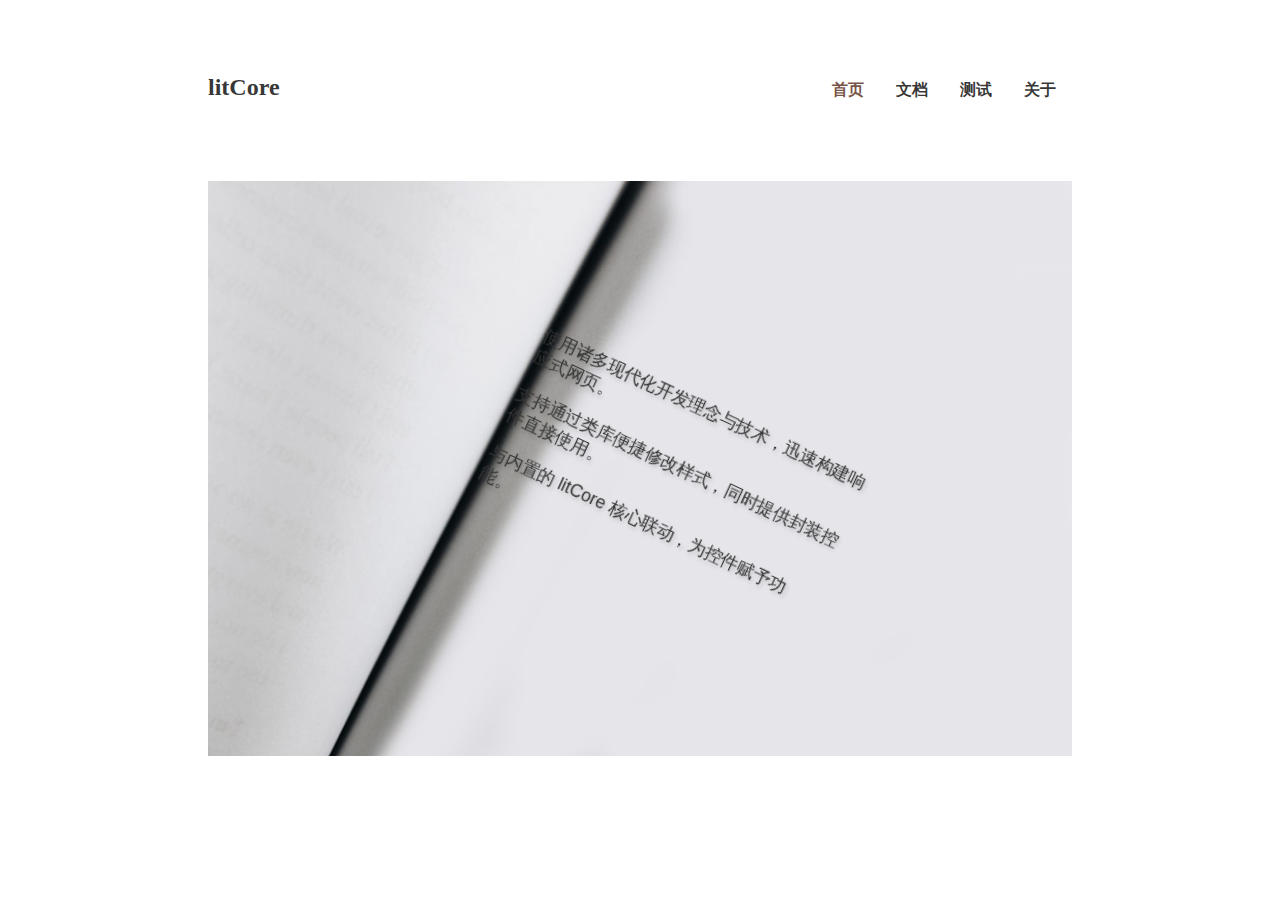
<file: index.html>
<!DOCTYPE html>
<html lang="zh-Hans">

<head>
  <meta charset="UTF-8">
  <meta name="viewport" content="width=device-width, initial-scale=1.0">
  <title>litCore</title>
  <link rel="shortcut icon" href="img/favicon.ico" type="image/x-icon">
  <link rel="stylesheet" href="css/litCore.css">
  <link rel="stylesheet" href="css/index.css">
  <script src="js/litCore.js"></script>
</head>

<body class="-lit">
  <lit-header>
    <lit-left>
      <lit-title>litCore</lit-title>
    </lit-left>
    <lit-right>
      <lit-nav>
        <a class="-lit-active" href="index.html">首页</a>
        <a href="document.html">文档</a>
        <a href="./test/index.html">测试</a>
        <a href="about.html">关于</a>
      </lit-nav>
    </lit-right>
  </lit-header>
  <main>
    <div class="main">
      <img class="img-paper" src="img/paper.jpg" alt="">
      <div class="text">
        <p>使用诸多现代化开发理念与技术，迅速构建响应式网页。</p>
        <p>支持通过类库便捷修改样式，同时提供封装控件直接使用。</p>
        <p>与内置的 litCore 核心联动，为控件赋予功能。</p>
      </div>
    </div>
  </main>
</body>
</html>
</file>
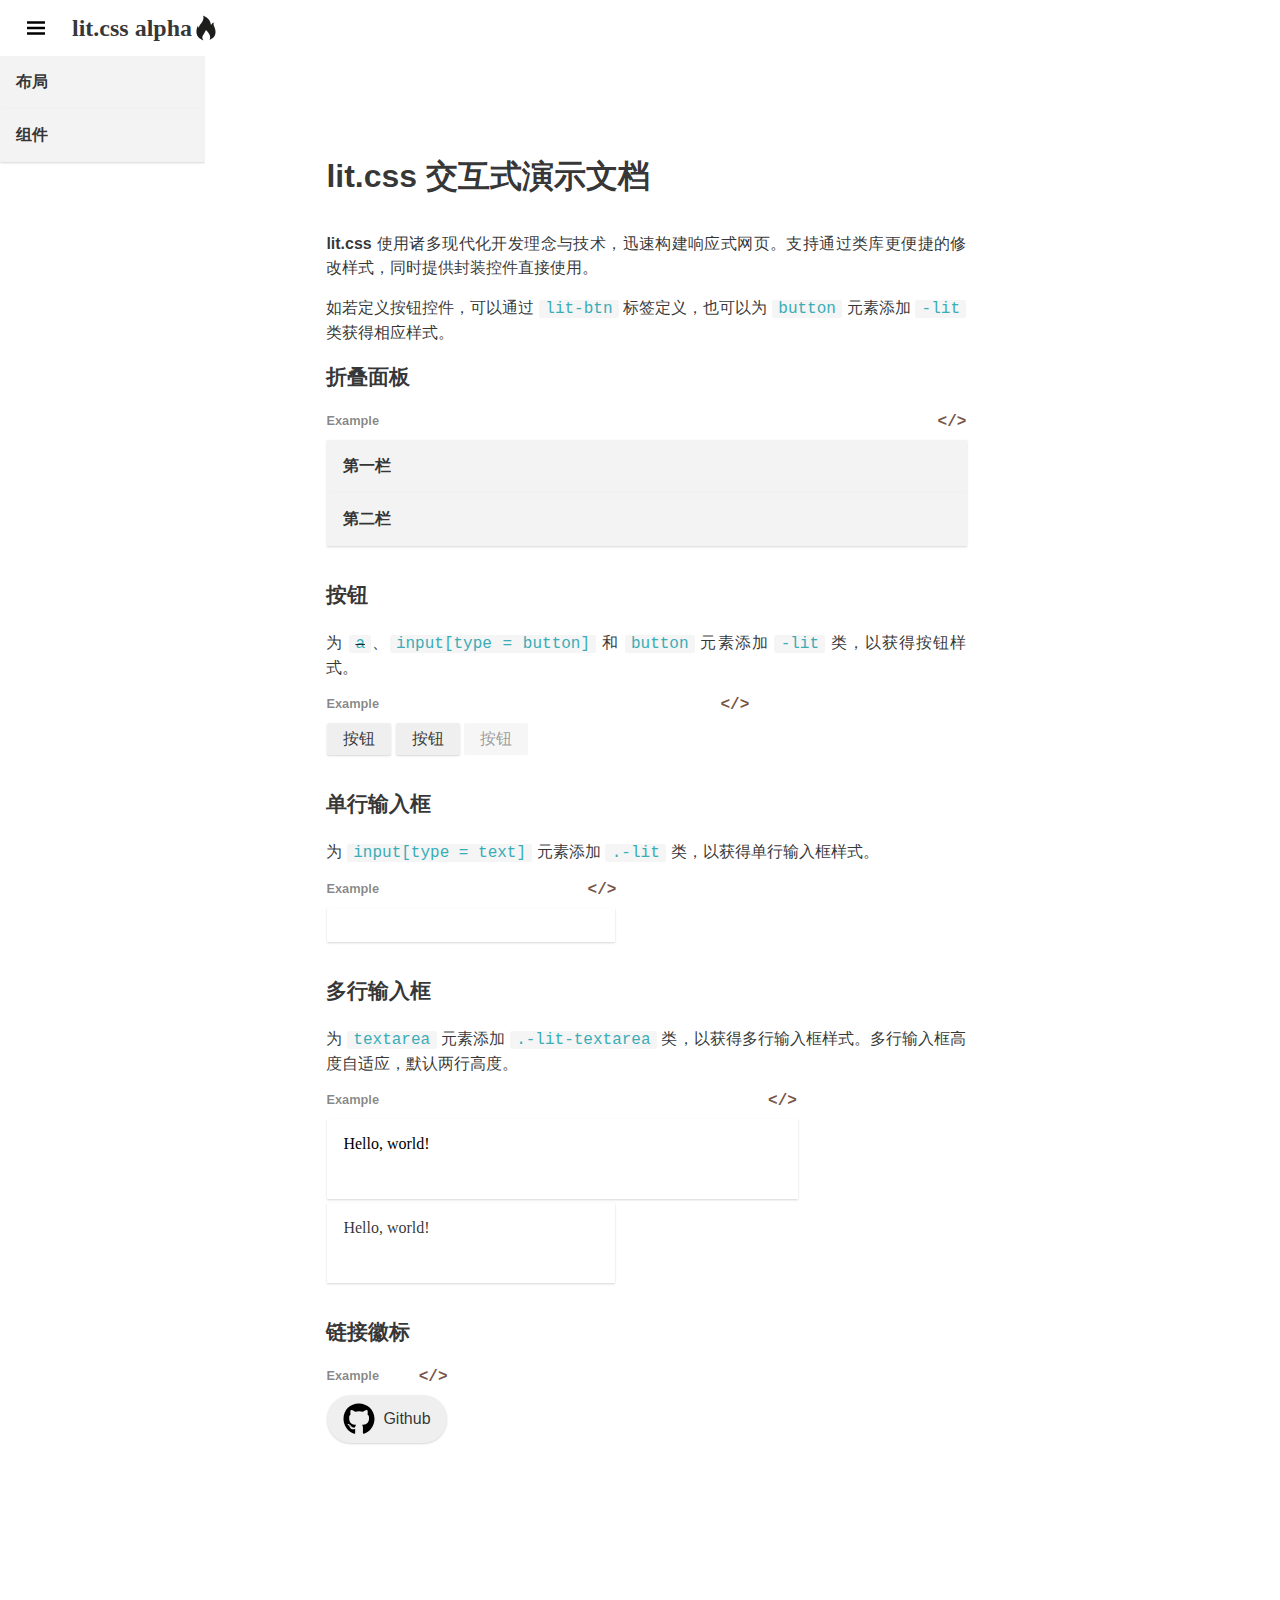
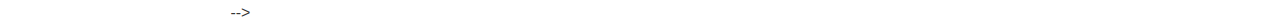
<file: document.html>
<!DOCTYPE html>
<html lang="zh-Hans">

<head>
  <meta charset="UTF-8">
  <meta name="viewport" content="width=device-width, initial-scale=1.0">
  <title>Demo</title>
  <link rel="shortcut icon" href="img/favicon.ico" type="image/x-icon">
  <link rel="stylesheet" href="css/litCore.css">
  <script src="js/litCore.js"></script>
</head>

<body class="-lit">
  <lit-header lit-sticky>
    <div class="-lit-left">
      <lit-menu-btn>
        <svg t="1582710746261" class="icon" viewBox="0 0 1024 1024" version="1.1" xmlns="http://www.w3.org/2000/svg"
          p-id="2115">
          <path
            d="M886.186667 328.533333c5.546667 0 9.813333-6.826667 9.813333-14.08V240.213333c0-7.68-4.266667-14.08-9.813333-14.08H137.813333c-5.546667 0-9.813333 6.826667-9.813333 14.08v74.24c0 7.68 4.266667 14.08 9.813333 14.08zM128 549.12c0 7.68 4.266667 14.08 9.813333 14.08h748.373334c5.546667 0 9.813333-6.826667 9.813333-14.08v-74.24c0-7.68-4.266667-14.08-9.813333-14.08H137.813333c-5.546667 0-9.813333 6.826667-9.813333 14.08z m0 234.666667c0 7.68 4.266667 14.08 9.813333 14.08h748.373334c5.546667 0 9.813333-6.826667 9.813333-14.08v-74.24c0-7.68-4.266667-14.08-9.813333-14.08H137.813333c-5.546667 0-9.813333 6.826667-9.813333 14.08z"
            p-id="2116"></path>
        </svg>
      </lit-menu-btn>

      <lit-title>
        lit.css alpha
      </lit-title>
      <svg style="margin-left: -1rem;" t="1581761033071" class="icon" viewBox="0 0 1024 1024" version="1.1"
        xmlns="http://www.w3.org/2000/svg" p-id="11527" width="28" height="28">
        <path
          d="M421.4 960S34.1 872.6 207.2 438.8c0 0 39.3 48.2 33.9 71.4 0 0 30.8-109.5 97.3-174.9C395.5 279.1 453.5 121.1 400 64c0 0 265 57.1 294.5 342.7 0 0 33.9-91 103.5-100 0 0-21.4 50 0 125 0 0 219.5 385.5-158.8 515.8 0 0 113.4-132.1-127.1-358.8 0 0-56.7 121.4-90.6 164.2-0.1 0.1-94.7 108.9-0.1 207.1z"
          fill="#1D1D1B" p-id="11528"></path>
      </svg>
    </div>
  </lit-header>

  <lit-drawer>
    <lit-collapse>
      <lit-collapse-item -title="布局"">
        <a href=" javascript:;">格栅布局</a>
        <a href="javascript:;">线性布局</a>
        <a href="javascript:;">相应布局</a>
      </lit-collapse-item>
      <lit-collapse-item -title="组件"">
        <a href=" javascript:;">按钮</a>
        <a href="javascript:;">单行输入框</a>
        <a href="javascript:;">多行输入框</a>
        <a href="javascript:;">折叠面板</a>
        <a href="javascript:;">代码块</a>
        <a href="javascript:;">折叠面板</a>
        </lit-collapse-title>
    </lit-collapse>
  </lit-drawer>

  <main>
    <lit-row>
      <lit-col>
        <lit-doc>
          <h1>lit.css 交互式演示文档</h1>
          <p>
            <strong>lit.css</strong> 使用诸多现代化开发理念与技术，迅速构建响应式网页。支持通过类库更便捷的修改样式，同时提供封装控件直接使用。
          </p>
          <p>
            如若定义按钮控件，可以通过 <code>lit-btn</code> 标签定义，也可以为 <code>button</code> 元素添加 <code>-lit</code> 类获得相应样式。
          </p>
          <h3 id="折叠面板">折叠面板</h3>
          <lit-example>
            <lit-demo>
              <lit-collapse class="-accordion">
                <lit-collapse-item -title="第一栏">
                  <a href="javascript:;">第一章</a>
                  <a href="javascript:;">第二章</a>
                </lit-collapse-item>
                <lit-collapse-item -title="第二栏">
                  <p>Lorem ipsum dolor sit amet consectetur adipisicing elit. Ratione non.</p>
                </lit-collapse-item>
              </lit-collapse>
            </lit-demo>
            <pre><code>&lt;lit-collapse class="accordion"&gt;
&lt;lit-collapse-item title="第一栏"&gt;
  &lt;p&gt;&lt;a href="javascript"&gt;第一章&lt;/a&gt;&lt;/p&gt;
  &lt;a href="javascript"&gt;第二章&lt;/a&gt;
&lt;/lit-collapse-item&gt;
  &lt;lit-collapse-item title="第二栏"&gt;
  &lt;p&gt;Lorem ipsum dolor sit amet consectetur adipisicing elit. Ratione non.&lt;/p&gt;
&lt;/lit-collapse-item&gt;
&lt;/lit-collapse&gt;</code></pre>
          </lit-example>
          <h3>按钮</h3>
          <p>
            为 <del><code>a</code></del>、<code>input[type = button]</code> 和 <code>button</code> 元素添加 <code>-lit</code>
            类，以获得按钮样式。
          </p>
          <lit-example>
            <lit-demo>
              <input type="button" value="按钮" class="-lit">
              <button class="-lit">按钮</button>
              <button class="-lit" disabled>按钮</button>
            </lit-demo>
            <pre><code>&lt;a href="javascript:;" class="-lit-btn"&gt;按钮&lt;/a&gt;
&lt;input type="button" class="-lit-btn" value="按钮"&gt;
&lt;button class="-lit-btn"&gt;按钮&lt;/button&gt;</code></pre>
          </lit-example>
          <h3>单行输入框</h3>
          <p>为 <code>input[type = text]</code> 元素添加 <code>.-lit</code> 类，以获得单行输入框样式。</p>
          <lit-example>
            <lit-demo>
              <input class="-lit" type="text">
            </lit-demo>
            <pre><code>&lt;input class="-lit" type="text"&gt;</code></pre>
          </lit-example>
          <h3>多行输入框</h3>
          <p>为 <code>textarea</code> 元素添加 <code>.-lit-textarea</code> 类，以获得多行输入框样式。多行输入框高度自适应，默认两行高度。</p>
          <lit-example>
            <lit-demo>
              <textarea class="-lit">Hello, world!</textarea>
              <lit-textarea contenteditable="plaintext-only">Hello, world!</lit-textarea>
            </lit-demo>
            <pre><code>&lt;textarea class="-lit-textarea"&gt;Hello, world!&lt;/textarea&gt;
&lt;lit-textarea&gt;Hello, world!&lt;/lit-textarea&gt;</code></pre>
          </lit-example>
          <h3>链接徽标</h3>
          <lit-example>
            <lit-demo>
              <lit-btn-info>
                <lit-btn-info-icon>
                  <svg t="1609592118993" class="icon" viewBox="0 0 1024 1024" version="1.1"
                    xmlns="http://www.w3.org/2000/svg" p-id="5350" width="200" height="200">
                    <path
                      d="M347.8 794.8c0 4-4.6 7.2-10.4 7.2-6.6 0.6-11.2-2.6-11.2-7.2 0-4 4.6-7.2 10.4-7.2 6-0.6 11.2 2.6 11.2 7.2z m-62.2-9c-1.4 4 2.6 8.6 8.6 9.8 5.2 2 11.2 0 12.4-4s-2.6-8.6-8.6-10.4c-5.2-1.4-11 0.6-12.4 4.6z m88.4-3.4c-5.8 1.4-9.8 5.2-9.2 9.8 0.6 4 5.8 6.6 11.8 5.2 5.8-1.4 9.8-5.2 9.2-9.2-0.6-3.8-6-6.4-11.8-5.8zM505.6 16C228.2 16 16 226.6 16 504c0 221.8 139.6 411.6 339 478.4 25.6 4.6 34.6-11.2 34.6-24.2 0-12.4-0.6-80.8-0.6-122.8 0 0-140 30-169.4-59.6 0 0-22.8-58.2-55.6-73.2 0 0-45.8-31.4 3.2-30.8 0 0 49.8 4 77.2 51.6 43.8 77.2 117.2 55 145.8 41.8 4.6-32 17.6-54.2 32-67.4-111.8-12.4-224.6-28.6-224.6-221 0-55 15.2-82.6 47.2-117.8-5.2-13-22.2-66.6 5.2-135.8 41.8-13 138 54 138 54 40-11.2 83-17 125.6-17s85.6 5.8 125.6 17c0 0 96.2-67.2 138-54 27.4 69.4 10.4 122.8 5.2 135.8 32 35.4 51.6 63 51.6 117.8 0 193-117.8 208.4-229.6 221 18.4 15.8 34 45.8 34 92.8 0 67.4-0.6 150.8-0.6 167.2 0 13 9.2 28.8 34.6 24.2C872.4 915.6 1008 725.8 1008 504 1008 226.6 783 16 505.6 16zM210.4 705.8c-2.6 2-2 6.6 1.4 10.4 3.2 3.2 7.8 4.6 10.4 2 2.6-2 2-6.6-1.4-10.4-3.2-3.2-7.8-4.6-10.4-2z m-21.6-16.2c-1.4 2.6 0.6 5.8 4.6 7.8 3.2 2 7.2 1.4 8.6-1.4 1.4-2.6-0.6-5.8-4.6-7.8-4-1.2-7.2-0.6-8.6 1.4z m64.8 71.2c-3.2 2.6-2 8.6 2.6 12.4 4.6 4.6 10.4 5.2 13 2 2.6-2.6 1.4-8.6-2.6-12.4-4.4-4.6-10.4-5.2-13-2z m-22.8-29.4c-3.2 2-3.2 7.2 0 11.8 3.2 4.6 8.6 6.6 11.2 4.6 3.2-2.6 3.2-7.8 0-12.4-2.8-4.6-8-6.6-11.2-4z"
                      p-id="5351"></path>
                  </svg>
                </lit-btn-info-icon>
                <lit-btn-info-text>Github</lit-btn-info-text>
              </lit-btn-info>
            </lit-demo>
          </lit-example>
        </lit-doc> -->
      </lit-col>
    </lit-row>
  </main>
</body>

</html>
</file>
<file: css/litCore.css>
/*
 * @Author: Sincerajn
 * @Date: 2020-02-20 13:40:11
 * @LastEditors: Please set LastEditors
 * @LastEditTime: 2021-01-02 21:35:26
 */
/*
 * @Author: Sincerajn
 * @Date: 2020-02-20 13:49:07
 * @LastEditors: Please set LastEditors
 * @LastEditTime: 2021-01-01 19:04:38
 */
lit-header.-sticky {
  position: sticky;
  top: 0;
}

.-opacity-3 {
  opacity: .3;
}

.-lit-serif {
  font-family: "Noto Serif SC", Georgia, serif;
}

.-lit-sans {
  font-family: Roboto, "Noto Sans SC", "Helvetica Neue", Helvetica, Arial, "PingFang SC", "Microsoft YaHei", sans-serif;
}

.-lit-monospace {
  font-family: Consolas, monospace;
}

.-lit-transition-average {
  transition: .5s;
}

body.-lit {
  margin: 0;
  color: rgba(0, 0, 0, 0.8);
  font-size: 16px;
  font-family: Roboto, "Noto Sans SC", "Helvetica Neue", Helvetica, Arial, "PingFang SC", "Microsoft YaHei", sans-serif;
}

lit-title,
.-lit-title {
  font-size: 1rem;
  font-weight: bold;
}

lit-level,
.-lit-level,
lit-header,
.-lit-header,
header.-lit {
  display: flex;
  justify-content: space-between;
  align-items: center;
}

lit-level .-lit-left,
lit-level .-lit-right,
.-lit-level .-lit-left, lit-header .-lit-left,
.-lit-header .-lit-left,
header.-lit .-lit-left,
.-lit-level .-lit-right, lit-header .-lit-right,
.-lit-header .-lit-right,
header.-lit .-lit-right {
  display: flex;
  justify-content: start;
  align-items: center;
  flex-basis: auto;
  flex-grow: 0;
  flex-shrink: 0;
}

lit-row,
.-lit-row {
  display: flex;
  flex-direction: row;
  justify-self: flex-start;
  align-items: flex-start;
  width: 100%;
  max-width: 1024px;
  margin: 0 auto;
}

lit-row.-lit-x-left,
.-lit-row.-lit-x-left {
  justify-content: flex-start;
}

lit-row.-lit-x-center,
.-lit-row.-lit-x-center {
  justify-content: center;
}

lit-row.-lit-x-right,
.-lit-row.-lit-x-right {
  justify-content: flex-end;
}

lit-row.-lit-y-top,
.-lit-row.-lit-y-top {
  align-items: flex-start;
}

lit-row.-lit-y-center,
.-lit-row.-lit-y-center {
  align-items: center;
}

lit-row.-lit-y-bottom,
.-lit-row.-lit-y-bottom {
  align-items: flex-end;
}

lit-row.-lit-y-baseline,
.-lit-row.-lit-y-baseline {
  align-items: baseline;
}

lit-row .-offset-top, lit-row .-offset-center, lit-row
.-lit-row .-offset-center,
.-lit-row lit-row .-offset-center, lit-row .-offset-bottom, lit-row
.-lit-row .-offset-bottom,
.-lit-row lit-row .-offset-bottom, lit-row .-offset-baseline, lit-row
.-lit-row .-offset-baseline,
.-lit-row lit-row .-offset-baseline, lit-row .-offset-stretch, lit-row
.-lit-row .-offset-stretch,
.-lit-row lit-row .-offset-stretch, lit-row
.-lit-col .-offset-center,
.-lit-col lit-row .-offset-center, lit-row lit-col .-offset-right, lit-col lit-row .-offset-right, lit-row lit-example .-offset-right, lit-example lit-row .-offset-right, lit-row lit-col lit-example lit-example-btn, lit-col lit-example lit-row lit-example-btn, lit-row lit-example lit-col lit-example-btn, lit-example lit-col lit-row lit-example-btn, lit-row lit-example lit-example-btn, lit-example lit-row lit-example-btn, lit-row
.-lit-col .-offset-right,
.-lit-col lit-row .-offset-right, lit-row
.-lit-col lit-example lit-example-btn,
.-lit-col lit-example lit-row lit-example-btn, lit-row lit-example
.-lit-col lit-example-btn, lit-example
.-lit-col lit-row lit-example-btn, lit-row
.-lit-col .-offset-stretch,
.-lit-col lit-row .-offset-stretch,
.-lit-row .-offset-top, .-lit-row .-offset-center, .-lit-row .-offset-bottom, .-lit-row .-offset-baseline, .-lit-row .-offset-stretch,
.-lit-row lit-col .-offset-right, lit-col
.-lit-row .-offset-right,
.-lit-row lit-example .-offset-right, lit-example
.-lit-row .-offset-right,
.-lit-row lit-col lit-example lit-example-btn, lit-col lit-example
.-lit-row lit-example-btn,
.-lit-row lit-example lit-col lit-example-btn, lit-example lit-col
.-lit-row lit-example-btn,
.-lit-row lit-example lit-example-btn, lit-example
.-lit-row lit-example-btn,
.-lit-row
.-lit-col .-offset-right,
.-lit-col
.-lit-row .-offset-right,
.-lit-row
.-lit-col lit-example lit-example-btn,
.-lit-col lit-example
.-lit-row lit-example-btn,
.-lit-row lit-example
.-lit-col lit-example-btn, lit-example
.-lit-col
.-lit-row lit-example-btn {
  align-self: flex-start;
  flex-basis: auto;
  flex-grow: 0;
  flex-shrink: 0;
}

lit-row .-offset-center,
.-lit-row .-offset-center {
  align-self: center;
}

lit-row .-offset-bottom,
.-lit-row .-offset-bottom {
  align-self: flex-end;
}

lit-row .-offset-baseline,
.-lit-row .-offset-baseline {
  align-self: baseline;
}

lit-row .-offset-stretch,
.-lit-row .-offset-stretch {
  height: auto !important;
  align-self: stretch;
}

lit-col, lit-example,
.-lit-col {
  display: flex;
  flex-direction: column;
  justify-self: flex-start;
  align-items: flex-start;
  max-width: 100%;
  padding-left: .5rem;
  padding-right: .5em;
}

lit-col:first-child, lit-example:first-child,
.-lit-col:first-child {
  padding-left: 0;
}

lit-col:last-child, lit-example:last-child,
.-lit-col:last-child {
  padding-right: 0;
}

lit-col.-span-1, lit-example.-span-1,
.-lit-col.-span-1 {
  width: calc(100% / 12 - 1rem);
}

lit-col.-span-2, lit-example.-span-2,
.-lit-col.-span-2 {
  width: calc(100% / 12 * 2);
}

lit-col.-span-3, lit-example.-span-3,
.-lit-col.-span-3 {
  width: calc(100% / 12 * 3);
}

lit-col.-span-4, lit-example.-span-4,
.-lit-col.-span-4 {
  width: calc(100% / 12 * 4);
}

lit-col.-span-5, lit-example.-span-5,
.-lit-col.-span-5 {
  width: calc(100% / 12 * 5);
}

lit-col.-span-6, lit-example.-span-6,
.-lit-col.-span-6 {
  width: calc(100% / 12 * 6);
}

lit-col.-span-7, lit-example.-span-7,
.-lit-col.-span-7 {
  width: calc(100% / 12 * 7);
}

lit-col.-span-8, lit-example.-span-8,
.-lit-col.-span-8 {
  width: calc(100% / 12 * 8);
}

lit-col.-span-9, lit-example.-span-9,
.-lit-col.-span-9 {
  width: calc(100% / 12 * 9);
}

lit-col.-span-10, lit-example.-span-10,
.-lit-col.-span-10 {
  width: calc(100% / 12 * 10);
}

lit-col.-span-11, lit-example.-span-11,
.-lit-col.-span-11 {
  width: calc(100% / 12 * 11);
}

lit-col.-span-12, lit-example.-span-12,
.-lit-col.-span-12 {
  width: 100%;
}

lit-col.-lit-x-left, lit-example.-lit-x-left,
.-lit-col.-lit-x-left {
  align-items: flex-start;
}

lit-col.-lit-x-center, lit-example.-lit-x-center,
.-lit-col.-lit-x-center {
  align-items: center;
}

lit-col.-lit-x-right, lit-example.-lit-x-right,
.-lit-col.-lit-x-right {
  align-items: flex-end;
}

lit-col.-lit-y-top, lit-example.-lit-y-top,
.-lit-col.-lit-y-top {
  justify-content: flex-start;
}

lit-col.-lit-y-center, lit-example.-lit-y-center,
.-lit-col.-lit-y-center {
  justify-content: center;
}

lit-col.-lit-y-bottom, lit-example.-lit-y-bottom,
.-lit-col.-lit-y-bottom {
  justify-content: flex-end;
}

lit-col .-offset-left, lit-example .-offset-left,
.-lit-col .-offset-left {
  align-self: flex-start;
  flex-basis: auto;
  flex-grow: 0;
  flex-shrink: 0;
}

lit-col .-offset-center, lit-example .-offset-center,
.-lit-col .-offset-center {
  align-self: center;
}

lit-col .-offset-right, lit-example .-offset-right, lit-col lit-example lit-example-btn, lit-example lit-col lit-example-btn, lit-example lit-example-btn,
.-lit-col .-offset-right,
.-lit-col lit-example lit-example-btn, lit-example
.-lit-col lit-example-btn {
  align-self: flex-end !important;
}

lit-col .-offset-stretch, lit-example .-offset-stretch,
.-lit-col .-offset-stretch {
  height: auto !important;
  align-self: stretch;
}

lit-header,
.-lit-header,
header.-lit {
  align-items: baseline;
  background: #ffffff;
  padding: .5rem 1rem;
  margin-bottom: 2rem;
  transition: .3s;
  z-index: 1000;
}

lit-header.-shadow,
.-lit-header.-shadow,
header.-lit.-shadow {
  box-shadow: 0 2px 3px rgba(0, 0, 0, 0.3);
}

lit-header lit-title,
lit-header .-lit-title,
.-lit-header lit-title,
.-lit-header .-lit-title,
header.-lit lit-title,
header.-lit .-lit-title {
  font-size: 1.5em;
  font-family: "Noto Serif SC", Georgia, serif;
  margin: 0 1rem;
}

lit-header lit-menu-btn,
.-lit-header lit-menu-btn,
header.-lit lit-menu-btn {
  height: 24px;
  width: 24px;
  margin-left: -8px;
  padding: .5rem;
  border-radius: 50%;
  cursor: pointer;
  transition: 0.3s;
}

lit-header lit-menu-btn:hover,
.-lit-header lit-menu-btn:hover,
header.-lit lit-menu-btn:hover {
  background: #efefef;
}

@media screen and (min-width: 425px) {
  lit-header lit-menu-btn,
  .-lit-header lit-menu-btn,
  header.-lit lit-menu-btn {
    margin-left: 0;
  }
}

lit-header lit-menu-btn svg,
.-lit-header lit-menu-btn svg,
header.-lit lit-menu-btn svg {
  width: 100%;
  height: 100%;
}

lit-drawer {
  position: fixed;
  top: 0;
  left: 0;
  transform: translate3d(-100%, 0, 0);
  background: #ffffff;
  height: 100vh;
  width: 80vw;
  transition: transform 0.5s;
  overflow-y: auto;
  z-index: 12;
}

lit-drawer.-show {
  box-shadow: 2px 0 4px rgba(0, 0, 0, 0.24);
  transform: translate3d(0, 0, 0);
}

@media screen and (min-width: 425px) {
  lit-drawer {
    width: 32vw;
    z-index: 8;
  }
}

@media screen and (min-width: 1024px) {
  lit-drawer {
    width: 16vw;
    box-shadow: none !important;
    overflow-y: scroll;
    z-index: 8;
  }
}

lit-drawer.-shadow {
  box-shadow: 2px 0 4px rgba(0, 0, 0, 0.24) !important;
}

lit-drawer.-scrollAuto {
  overflow-y: auto;
}

main {
  transition: margin-left .5s;
}

main.-drawerShow {
  margin-left: 16vw;
}

lit-a, lit-example lit-example-btn, lit-collapse lit-collapse-item > a,
.-lit-collapse lit-collapse-item > a,
.-lit-a,
lit-ul li.-lit a,
.-lit-ul li.-lit a,
ul.-lit li.-lit a,
lit-typo a,
.-lit-typo a,
lit-doc a,
.-lit-doc a,
a.-lit {
  color: #795548;
  font-weight: bold;
  text-decoration: none;
  cursor: pointer;
}

lit-a:hover, lit-example lit-example-btn:hover, lit-collapse lit-collapse-item > a:hover,
.-lit-collapse lit-collapse-item > a:hover,
.-lit-a:hover,
lit-ul li.-lit a:hover,
.-lit-ul li.-lit a:hover,
ul.-lit li.-lit a:hover,
lit-typo a:hover,
.-lit-typo a:hover,
lit-doc a:hover,
.-lit-doc a:hover,
a.-lit:hover {
  text-decoration: underline;
}

/*
 * @Author: Sincerajn
 * @Date: 2020-02-20 13:49:07
 * @LastEditors: Please set LastEditors
 * @LastEditTime: 2021-01-01 19:04:38
 */
_lit-btn,
input[type=button].-lit,
button.-lit {
  font-size: 1rem;
  font-weight: normal;
  line-height: 1em;
  text-decoration: none;
  color: inherit;
  background: #efefef;
  padding: .5em 1em;
  border: none;
  border-radius: 2px;
  outline: none;
  box-shadow: 0 1px 2px rgba(0, 0, 0, 0.16);
  cursor: pointer;
  transition: .2s;
}

_lit-btn:hover,
input[type=button].-lit:hover,
button.-lit:hover {
  text-decoration: none;
  box-shadow: 0 2px 4px rgba(0, 0, 0, 0.3);
  transition: 0.3s;
}

_lit-btn:active,
input[type=button].-lit:active,
button.-lit:active {
  box-shadow: none;
}

_lit-btn.-lit-icon,
input[type=button].-lit.-lit-icon,
button.-lit.-lit-icon {
  display: flex;
  justify-content: center;
  align-items: center;
  width: 48px;
  height: 48px;
  padding: 0;
  border-radius: 50%;
  box-shadow: none;
}

_lit-btn.-lit-icon:hover,
input[type=button].-lit.-lit-icon:hover,
button.-lit.-lit-icon:hover {
  box-shadow: 0 2px 4px rgba(0, 0, 0, 0.3);
}

_lit-btn.-lit-icon:active,
input[type=button].-lit.-lit-icon:active,
button.-lit.-lit-icon:active {
  box-shadow: none;
}

_lit-btn:disabled,
input[type=button].-lit:disabled,
button.-lit:disabled {
  box-shadow: none;
  cursor: not-allowed;
  opacity: .5;
}

_lit-btn:disabled:hover,
input[type=button].-lit:disabled:hover,
button.-lit:disabled:hover {
  box-shadow: none;
}

/*
 * @Author: Sincerajn
 * @Date: 2020-02-20 13:49:07
 * @LastEditors: Please set LastEditors
 * @LastEditTime: 2021-01-01 19:04:38
 */
_lit-input, textarea.-lit, lit-textarea,
input[type=text].-lit {
  font-size: inherit;
  font-family: "Noto Serif SC", Georgia, serif;
  width: 16em;
  max-width: calc(100% - 2rem);
  padding: 0.5em 1em;
  border: none;
  box-shadow: 0 1px 2px rgba(0, 0, 0, 0.16);
  outline: none;
  transition: 0.3s;
}

_lit-input:hover, textarea.-lit:hover, lit-textarea:hover,
input[type=text].-lit:hover {
  box-shadow: 0 2px 6px rgba(0, 0, 0, 0.3);
}

_lit-input:focus, textarea.-lit:focus, lit-textarea:focus,
input[type=text].-lit:focus {
  outline: 2px solid #795548;
}

lit-btn-info {
  display: inline-flex;
  align-items: center;
  background: #efefef;
  border-radius: 48px;
  cursor: pointer;
  box-shadow: 0 1px 2px rgba(0, 0, 0, 0.16);
}

lit-btn-info lit-btn-info-icon {
  padding: 8px 8px 8px 16px;
  border-radius: 50%;
  line-height: 0;
}

lit-btn-info lit-btn-info-icon svg {
  width: 32px;
  height: 32px;
}

lit-btn-info lit-btn-info-text {
  padding-right: 16px;
}

textarea.-lit {
  width: calc(100% - 2rem);
  min-height: 3em;
  text-align: justify;
  padding: 1rem;
  overflow-y: hidden;
  resize: none;
}

lit-textarea {
  display: block;
  padding: 1rem;
  min-height: 3em;
  -webkit-user-modify: read-write-plaintext-only;
}

lit-ul,
.-lit-ul,
ul.-lit {
  display: flex;
  flex-direction: column;
  padding: 0;
}

lit-ul li.-lit,
.-lit-ul li.-lit,
ul.-lit li.-lit {
  list-style: none;
  padding: 0.5em 1em;
}

lit-ul li.-lit:hover,
.-lit-ul li.-lit:hover,
ul.-lit li.-lit:hover {
  background: rgba(0, 0, 0, 0.04);
}

lit-tab,
.-lit-tab {
  display: flex;
  display: flex;
}

lit-tab .-lit-label,
.-lit-tab .-lit-label {
  color: rgba(0, 0, 0, 0.639);
  flex-grow: 1;
  padding: 1em 2em;
  text-align: center;
  cursor: pointer;
}

@media screen and (min-width: 425px) {
  lit-tab .-lit-label,
  .-lit-tab .-lit-label {
    flex-grow: 0;
  }
}

lit-tab .-lit-label.-lit-active, lit-tab lit-nav a.-lit-label:hover, lit-nav lit-tab a.-lit-label:hover, lit-tab
.-lit-nav a.-lit-label:hover,
.-lit-nav lit-tab a.-lit-label:hover, lit-tab
nav.-lit a.-lit-label:hover,
nav.-lit lit-tab a.-lit-label:hover,
.-lit-tab .-lit-label.-lit-active,
.-lit-tab lit-nav a.-lit-label:hover, lit-nav
.-lit-tab a.-lit-label:hover,
.-lit-tab
.-lit-nav a.-lit-label:hover,
.-lit-nav
.-lit-tab a.-lit-label:hover,
.-lit-tab
nav.-lit a.-lit-label:hover,
nav.-lit
.-lit-tab a.-lit-label:hover {
  color: #ffffff;
}

lit-nav,
.-lit-nav,
nav.-lit {
  display: flex;
  font-weight: bold;
  align-items: center;
  margin: 0 1rem;
}

lit-nav a,
.-lit-nav a,
nav.-lit a {
  color: inherit;
  padding: 0.5em 1em;
  text-decoration: none;
  transition: 0.3s;
}

lit-nav a.-lit-active, lit-nav a:hover, lit-nav
.-lit-nav a:hover,
.-lit-nav lit-nav a:hover, lit-nav
nav.-lit a:hover,
nav.-lit lit-nav a:hover,
.-lit-nav a.-lit-active, .-lit-nav a:hover,
.-lit-nav
nav.-lit a:hover,
nav.-lit
.-lit-nav a:hover,
nav.-lit a.-lit-active, nav.-lit a:hover {
  color: #795548;
}

lit-divider, lit-typo hr,
.-lit-typo hr, lit-doc hr,
.-lit-doc hr,
.-lit-divider {
  display: block;
  width: calc(100% - 2rem);
  height: 1px;
  background: rgba(0, 0, 0, 0.12);
  margin: 1em 0.5em;
}

lit-typo,
.-lit-typo,
lit-doc,
.-lit-doc {
  display: block;
}

lit-typo h1, lit-typo h2, lit-typo
.-lit-typo h2,
.-lit-typo lit-typo h2, lit-typo lit-doc h2, lit-doc lit-typo h2, lit-typo
.-lit-doc h2,
.-lit-doc lit-typo h2, lit-typo h3, lit-typo
.-lit-typo h3,
.-lit-typo lit-typo h3, lit-typo lit-doc h3, lit-doc lit-typo h3, lit-typo
.-lit-doc h3,
.-lit-doc lit-typo h3, lit-typo h4, lit-typo
.-lit-typo h4,
.-lit-typo lit-typo h4, lit-typo lit-doc h4, lit-doc lit-typo h4, lit-typo
.-lit-doc h4,
.-lit-doc lit-typo h4, lit-typo h5, lit-typo
.-lit-typo h5,
.-lit-typo lit-typo h5, lit-typo lit-doc h5, lit-doc lit-typo h5, lit-typo
.-lit-doc h5,
.-lit-doc lit-typo h5, lit-typo h6, lit-typo
.-lit-typo h6,
.-lit-typo lit-typo h6, lit-typo lit-doc h6, lit-doc lit-typo h6, lit-typo
.-lit-doc h6,
.-lit-doc lit-typo h6,
.-lit-typo h1, lit-doc h1,
.-lit-doc h1, .-lit-typo h2, lit-doc h2, .-lit-doc h2, .-lit-typo h3, lit-doc h3, .-lit-doc h3, .-lit-typo h4, lit-doc h4, .-lit-doc h4, .-lit-typo h5, lit-doc h5, .-lit-doc h5, .-lit-typo h6, lit-doc h6, .-lit-doc h6 {
  font-size: 2rem;
  font-weight: bold;
  line-height: 1.5em;
  margin: 0 0 1em;
}

lit-typo h2,
.-lit-typo h2, lit-doc h2,
.-lit-doc h2 {
  font-size: 1.4em;
}

lit-typo h3,
.-lit-typo h3, lit-doc h3,
.-lit-doc h3 {
  font-size: 1.3em;
}

lit-typo h4,
.-lit-typo h4, lit-doc h4,
.-lit-doc h4 {
  font-size: 1.2em;
}

lit-typo h5,
.-lit-typo h5, lit-doc h5,
.-lit-doc h5 {
  font-size: 1.1em;
}

lit-typo h6,
.-lit-typo h6, lit-doc h6,
.-lit-doc h6 {
  font-size: 1em;
}

lit-typo p,
.-lit-typo p, lit-doc p,
.-lit-doc p {
  line-height: 1.5em;
  text-align: justify;
  margin: 1em 0;
}

lit-typo p:first-child,
.-lit-typo p:first-child, lit-doc p:first-child,
.-lit-doc p:first-child {
  margin-top: 0;
}

lit-typo p:last-child,
.-lit-typo p:last-child, lit-doc p:last-child,
.-lit-doc p:last-child {
  margin-bottom: 0;
}

lit-typo b,
lit-typo strong,
.-lit-typo b, lit-doc b,
.-lit-doc b,
.-lit-typo strong, lit-doc strong,
.-lit-doc strong {
  font-weight: bold;
}

lit-typo kbd,
.-lit-typo kbd, lit-doc kbd,
.-lit-doc kbd {
  color: #ffffff;
  background: #1d1d1d;
  font-size: .8rem;
  padding: .125em .25em;
  border-radius: 2px;
}

lit-typo code, lit-typo pre code, lit-typo
.-lit-typo pre code,
.-lit-typo pre lit-typo code, lit-typo lit-doc pre code, lit-doc pre lit-typo code, lit-typo
.-lit-doc pre code,
.-lit-doc pre lit-typo code,
.-lit-typo code, lit-doc code,
.-lit-doc code, lit-typo pre lit-doc code, .-lit-typo pre code, lit-doc pre
.-lit-typo code, lit-doc pre code, lit-doc pre
.-lit-doc code, .-lit-doc pre code {
  color: #39adb5;
  background: rgba(0, 0, 0, 0.04);
  font-family: Consolas, monospace;
  padding: 0 .4em;
  border-radius: 2px;
}

lit-typo pre,
.-lit-typo pre, lit-doc pre,
.-lit-doc pre {
  overflow-x: auto;
}

lit-typo pre code, lit-typo
.-lit-typo pre code,
.-lit-typo lit-typo pre code, lit-typo lit-doc pre code, lit-doc lit-typo pre code, lit-typo
.-lit-doc pre code,
.-lit-doc lit-typo pre code, lit-doc pre code, .-lit-typo pre code, lit-doc pre code, .-lit-doc pre code {
  color: #1d1d1d;
  font-weight: normal;
  background: none;
  padding: 0;
}

lit-typo hr,
.-lit-typo hr, lit-doc hr,
.-lit-doc hr {
  border: 0;
}

lit-typo blockquote,
.-lit-typo blockquote, lit-doc blockquote,
.-lit-doc blockquote {
  font-size: .9rem;
  font-family: "Noto Serif SC", Georgia, serif;
  margin: 1rem 0;
  padding-left: calc(2rem - 6px);
  padding-right: 2rem;
  padding-top: 1rem;
  padding-bottom: 1rem;
  border-left: 6px solid #cbcbcb;
  background: #f2f2f2;
}

lit-typo ul,
lit-typo ol,
.-lit-typo ul, lit-doc ul,
.-lit-doc ul,
.-lit-typo ol, lit-doc ol,
.-lit-doc ol {
  padding-left: 2em;
  margin: 1rem 0;
}

lit-typo img,
.-lit-typo img, lit-doc img,
.-lit-doc img {
  max-width: 100%;
  margin: 0 auto;
}

lit-doc,
.-lit-doc {
  width: calc(100vw - 2rem);
  margin-left: 1rem;
  margin-right: 1rem;
  margin-top: 1em;
  margin-bottom: 4rem;
  transition: 0.5s;
}

@media screen and (min-width: 425px) {
  lit-doc,
  .-lit-doc {
    max-width: 48em;
    margin-left: 4rem;
    margin-right: 4rem;
    margin-top: 3rem;
  }
}

@media screen and (min-width: 768px) {
  lit-doc,
  .-lit-doc {
    max-width: 40em;
    margin-left: 6rem;
    margin-right: 6rem;
    margin-top: 4rem;
    margin-bottom: 8rem;
  }
}

lit-example {
  margin: 0 0 2rem;
  padding: 0;
}

lit-example lit-example-label {
  display: inline-block;
  position: absolute;
  font-size: .8em;
  color: rgba(0, 0, 0, 0.478);
  font-weight: bold;
}

lit-example lit-example-btn {
  display: block;
  font-family: Consolas, monospace;
  margin-bottom: .5em;
  transition: 0.3s;
}

lit-example lit-example-btn:hover {
  text-decoration: none;
}

lit-example lit-demo {
  display: block;
  width: 100%;
  border: 1px solid #ffffff;
  transition: 0.5s;
}

lit-example lit-demo.-lit-showcode {
  width: calc(100% - 2em - 2px);
  padding: 1em;
  border: 1px solid #f2f2f2;
  border-bottom: 0;
}

lit-example pre {
  height: 0;
  width: calc(100% - 2em - 2px);
  padding: 0;
  margin: 0;
  opacity: 0;
  transition: padding-top 0.5s, padding-bottom 0.5s;
}

lit-example pre.-lit-showcode {
  height: auto;
  padding: 1rem;
  border: 1px solid #f2f2f2;
  opacity: 1;
}

lit-example pre code, lit-example
.-lit-typo pre code,
.-lit-typo lit-example pre code, lit-example lit-doc pre code, lit-doc lit-example pre code, lit-example
.-lit-doc pre code,
.-lit-doc lit-example pre code {
  font-size: 14px;
}

lit-collapse,
.-lit-collapse {
  display: block;
}

lit-collapse lit-collapse-item-title,
.-lit-collapse lit-collapse-item-title {
  display: block;
  font-weight: bold;
  background: #f3f3f3;
  padding: 1rem;
  box-shadow: 0 1px 2px rgba(0, 0, 0, 0.16);
  cursor: pointer;
}

lit-collapse lit-collapse-item-title.-clicked,
.-lit-collapse lit-collapse-item-title.-clicked {
  background: #3f3f3f;
}

lit-collapse lit-collapse-item,
.-lit-collapse lit-collapse-item {
  display: flex;
  flex-direction: column;
  visibility: hidden;
  height: 0;
  box-shadow: 0 1px 2px rgba(0, 0, 0, 0.16);
  opacity: 0;
  transition: height 0.5s, opacity 0.3s;
}

lit-collapse lit-collapse-item.-show,
.-lit-collapse lit-collapse-item.-show {
  visibility: visible;
  opacity: 1;
}

lit-collapse lit-collapse-item.-getHeight,
.-lit-collapse lit-collapse-item.-getHeight {
  position: absolute;
  height: auto;
}

lit-collapse lit-collapse-item div, lit-collapse lit-collapse-item p, lit-collapse lit-collapse-item > a,
.-lit-collapse lit-collapse-item div,
.-lit-collapse lit-collapse-item p,
.-lit-collapse lit-collapse-item > a {
  padding: 1rem;
  margin: 0;
  background: #ffffff;
  transition: 0.3s;
}

lit-collapse lit-collapse-item div:hover, lit-collapse lit-collapse-item p:hover, lit-collapse lit-collapse-item > a:hover,
.-lit-collapse lit-collapse-item div:hover,
.-lit-collapse lit-collapse-item p:hover,
.-lit-collapse lit-collapse-item > a:hover {
  background: #f9f9f9;
}

lit-collapse lit-collapse-item > a,
.-lit-collapse lit-collapse-item > a {
  color: inherit;
  font-weight: normal;
}

lit-collapse lit-collapse-item > a:hover,
.-lit-collapse lit-collapse-item > a:hover {
  text-decoration: none;
}
</file>
<file: css/index.css>
lit-header {
    max-width: 56rem;
    margin: 4rem auto;
}

.main {
    max-width: 54rem;
    margin: 0 auto;
}

.img-paper {
    width: 100%;
}

.text {
    width: 20em;
    position: fixed;
    top: 24rem;
    right: 28rem;
    color: #333333;
    text-shadow: 2px 2px 4px rgba(0, 0, 0, 0.2);
    transform: skew(-25deg, 25deg);
}
</file>
